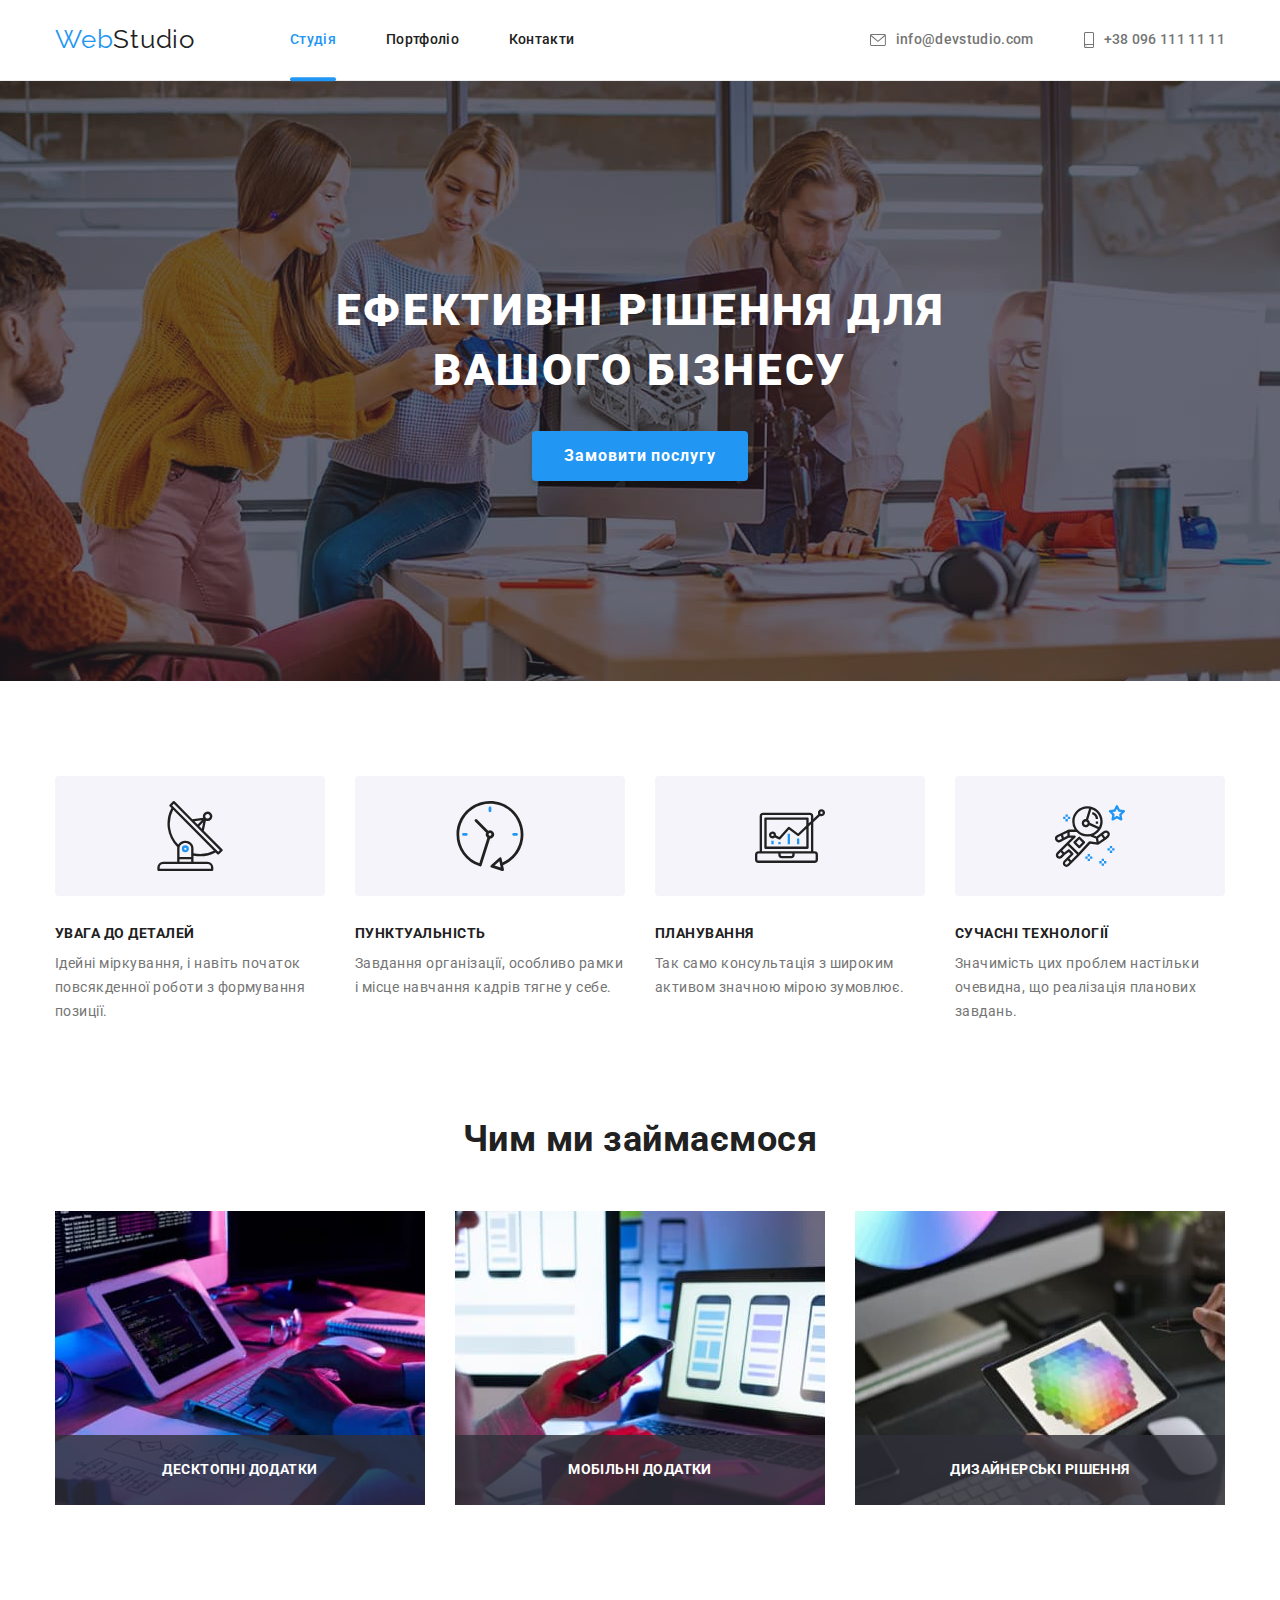
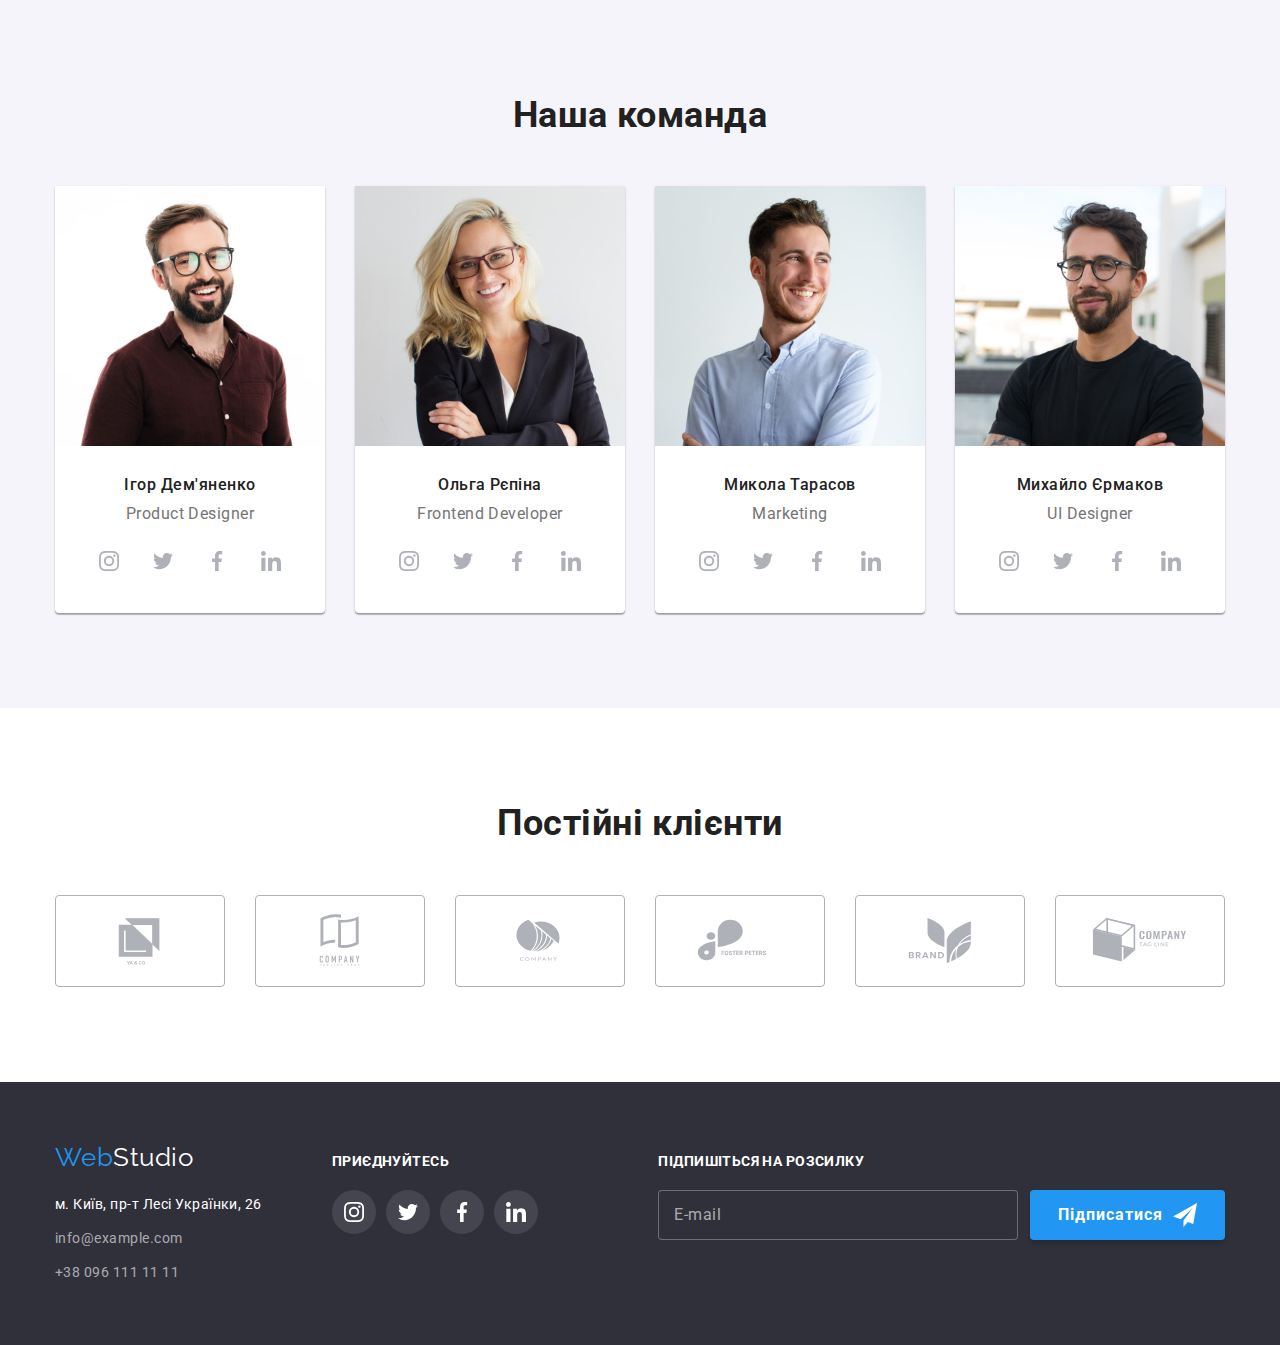
<file: index.html>
<!DOCTYPE html>
<html lang="uk">
  <head>
    <meta charset="UTF-8" />
    <meta http-equiv="X-UA-Compatible" content="IE=edge" />
    <meta name="viewport" content="width=device-width, initial-scale=1.0" />
    <title>WebStudio</title>
    <link rel="preconnect" href="https://fonts.googleapis.com" />
    <link rel="preconnect" href="https://fonts.gstatic.com" crossorigin />
    <link
      href="https://fonts.googleapis.com/css2?family=Raleway:wght@700&family=Roboto:wght@400;500;700;900&display=swap"
      rel="stylesheet"
    />
    <link
      rel="stylesheet"
      href="https://cdn.jsdelivr.net/npm/modern-normalize@1.1.0/modern-normalize.min.css"
    />
    <link rel="stylesheet" href="./css/styles.css" />
  </head>

  <body class="home page">
    <!--Header-->
    <header class="header">
      <div class="container">
        <a class="logo link" href="./index.html">
          <span class="logo-accent">Web</span>Studio
        </a>
        <nav>
          <ul class="list site-nav">
            <li class="nav-link">
              <a class="link current" href="./index.html">Студія</a>
            </li>
            <li class="nav-link">
              <a class="link" href="./portfolio.html">Портфоліо</a>
            </li>
            <li class="nav-link"><a class="link" href="#">Контакти</a></li>
          </ul>
        </nav>
        <ul class="list header-contacts">
          <li class="contact">
            <a class="link contact-link" href="mailto:info@devstudio.com">
              <svg class="icon-contact" width="16" height="12">
                <use href="./images/symbol-defs.svg#icon-mail"></use>
              </svg>
              info@devstudio.com</a
            >
          </li>
          <li class="contact">
            <a class="link contact-link" href="tel:+380961111111">
              <svg class="icon-contact" width="10" height="16">
                <use href="./images/symbol-defs.svg#icon-smartphone"></use>
              </svg>
              +38 096 111 11 11</a
            >
          </li>
        </ul>
      </div>
    </header>
    <!--Main content-->
    <main class="main-content">
      <!--Hero-->
      <section class="hero">
        <div class="container">
          <h1 class="title">Ефективні рішення для вашого бізнесу</h1>
          <button data-modal-open class="button" type="button">
            Замовити послугу
          </button>
        </div>
      </section>
      <!--Features-->
      <section class="section features">
        <div class="container">
          <h2 class="hide-title">Переваги</h2>
          <ul class="feature-list list">
            <li class="feature">
              <div class="icon-feature-bg">
                <svg class="icon-feature" width="70" height="70">
                  <use href="./images/symbol-defs.svg#icon-antenna"></use>
                </svg>
              </div>
              <h2 class="title">УВАГА ДО ДЕТАЛЕЙ</h2>
              <p class="description">
                Ідейні міркування, і навіть початок повсякденної роботи з
                формування позиції.
              </p>
            </li>
            <li class="feature">
              <div class="icon-feature-bg">
                <svg class="icon-feature" width="70" height="70">
                  <use href="./images/symbol-defs.svg#icon-clock"></use>
                </svg>
              </div>
              <h2 class="title">ПУНКТУАЛЬНІСТЬ</h2>
              <p class="description">
                Завдання організації, особливо рамки і місце навчання кадрів
                тягне у себе.
              </p>
            </li>
            <li class="feature">
              <div class="icon-feature-bg">
                <svg class="icon-feature" width="70" height="70">
                  <use href="./images/symbol-defs.svg#icon-diagram"></use>
                </svg>
              </div>
              <h2 class="title">ПЛАНУВАННЯ</h2>
              <p class="description">
                Так само консультація з широким активом значною мірою зумовлює.
              </p>
            </li>
            <li class="feature">
              <div class="icon-feature-bg">
                <svg class="icon-feature" width="70" height="70">
                  <use href="./images/symbol-defs.svg#icon-astronaut"></use>
                </svg>
              </div>
              <h2 class="title">СУЧАСНІ ТЕХНОЛОГІЇ</h2>
              <p class="description">
                Значимість цих проблем настільки очевидна, що реалізація
                планових завдань.
              </p>
            </li>
          </ul>
        </div>
      </section>
      <!--Our action-->
      <section class="section our-action">
        <div class="container">
          <h2 class="title">Чим ми займаємося</h2>
          <ul class="action-list list">
            <li class="action-img">
              <img
                src="./images/img.jpg"
                alt="Typin on the keyboard"
                width="370"
              />
              <div class="action-label">
                <h3 class="title title-label">Десктопні додатки</h3>
              </div>
            </li>
            <li class="action-img">
              <img src="./images/img1.jpg" alt="Gadgets" width="370" />
              <div class="action-label">
                <h3 class="title title-label">Мобільні додатки</h3>
              </div>
            </li>
            <li class="action-img">
              <img src="./images/img2.jpg" alt="Design" width="370" />
              <div class="action-label">
                <h3 class="title title-label">Дизайнерські рішення</h3>
              </div>
            </li>
          </ul>
        </div>
      </section>
      <!--Out team-->
      <section class="section team">
        <div class="container">
          <h2 class="title">Наша команда</h2>
          <ul class="team-list list">
            <li class="team-card">
              <img
                class="portrait"
                src="./images/team1.jpg"
                alt="Ігор Дем'яненко Product Designer"
                width="270"
              />
              <div class="team-box">
                <h3 class="subtitle title">Ігор Дем'яненко</h3>
                <p class="description" lang="en">Product Designer</p>
                <ul class="social-links list">
                  <li class="icon-slot">
                    <a class="social-link" href="https://www.instagram.com/">
                      <svg class="icon" width="20" height="20">
                        <use
                          href="./images/symbol-defs.svg#icon-instagram"
                        ></use>
                      </svg>
                    </a>
                  </li>
                  <li class="icon-slot">
                    <a class="social-link" href="https://twitter.com/?lang=en"
                      ><svg class="icon" width="20" height="20">
                        <use href="./images/symbol-defs.svg#icon-twitter"></use>
                      </svg>
                    </a>
                  </li>
                  <li class="icon-slot">
                    <a class="social-link" href="https://www.facebook.com/"
                      ><svg class="icon" width="20" height="20">
                        <use
                          href="./images/symbol-defs.svg#icon-facebook"
                        ></use>
                      </svg>
                    </a>
                  </li>
                  <li class="icon-slot">
                    <a class="social-link" href="https://www.linkedin.com/"
                      ><svg class="icon" width="20" height="20">
                        <use
                          href="./images/symbol-defs.svg#icon-linkedin"
                        ></use>
                      </svg>
                    </a>
                  </li>
                </ul>
              </div>
            </li>
            <li class="team-card">
              <img
                class="portrait"
                src="./images/team2.jpg"
                alt="Ольга Рєпіна Frontend Developer"
                width="270"
              />
              <div class="team-box">
                <h3 class="subtitle title">Ольга Рєпіна</h3>
                <p class="description" lang="en">Frontend Developer</p>
                <ul class="social-links list">
                  <li class="icon-slot">
                    <a class="social-link" href="https://www.instagram.com/">
                      <svg class="icon" width="20" height="20">
                        <use
                          href="./images/symbol-defs.svg#icon-instagram"
                        ></use>
                      </svg>
                    </a>
                  </li>
                  <li class="icon-slot">
                    <a class="social-link" href="https://twitter.com/?lang=en"
                      ><svg class="icon" width="20" height="20">
                        <use href="./images/symbol-defs.svg#icon-twitter"></use>
                      </svg>
                    </a>
                  </li>
                  <li class="icon-slot">
                    <a class="social-link" href="https://www.facebook.com/"
                      ><svg class="icon" width="20" height="20">
                        <use
                          href="./images/symbol-defs.svg#icon-facebook"
                        ></use>
                      </svg>
                    </a>
                  </li>
                  <li class="icon-slot">
                    <a class="social-link" href="https://www.linkedin.com/"
                      ><svg class="icon" width="20" height="20">
                        <use
                          href="./images/symbol-defs.svg#icon-linkedin"
                        ></use>
                      </svg>
                    </a>
                  </li>
                </ul>
              </div>
            </li>
            <li class="team-card">
              <img
                class="portrait"
                src="./images/team3.jpg"
                alt="Микола Тарасов Marketing"
                width="270"
              />
              <div class="team-box">
                <h3 class="subtitle title">Микола Тарасов</h3>
                <p class="description" lang="en">Marketing</p>
                <ul class="social-links list">
                  <li class="icon-slot">
                    <a class="social-link" href="https://www.instagram.com/">
                      <svg class="icon" width="20" height="20">
                        <use
                          href="./images/symbol-defs.svg#icon-instagram"
                        ></use>
                      </svg>
                    </a>
                  </li>
                  <li class="icon-slot">
                    <a class="social-link" href="https://twitter.com/?lang=en"
                      ><svg class="icon" width="20" height="20">
                        <use href="./images/symbol-defs.svg#icon-twitter"></use>
                      </svg>
                    </a>
                  </li>
                  <li class="icon-slot">
                    <a class="social-link" href="https://www.facebook.com/"
                      ><svg class="icon" width="20" height="20">
                        <use
                          href="./images/symbol-defs.svg#icon-facebook"
                        ></use>
                      </svg>
                    </a>
                  </li>
                  <li class="icon-slot">
                    <a class="social-link" href="https://www.linkedin.com/"
                      ><svg class="icon" width="20" height="20">
                        <use
                          href="./images/symbol-defs.svg#icon-linkedin"
                        ></use>
                      </svg>
                    </a>
                  </li>
                </ul>
              </div>
            </li>
            <li class="team-card">
              <img
                class="portrait"
                src="./images/team4.jpg"
                alt="Михайло Єрмаков UI Designer"
                width="270"
              />
              <div class="team-box">
                <h3 class="subtitle title">Михайло Єрмаков</h3>
                <p class="description" lang="en">UI Designer</p>
                <ul class="social-links list">
                  <li class="icon-slot">
                    <a class="social-link" href="https://www.instagram.com/">
                      <svg class="icon" width="20" height="20">
                        <use
                          href="./images/symbol-defs.svg#icon-instagram"
                        ></use>
                      </svg>
                    </a>
                  </li>
                  <li class="icon-slot">
                    <a class="social-link" href="https://twitter.com/?lang=en"
                      ><svg class="icon" width="20" height="20">
                        <use href="./images/symbol-defs.svg#icon-twitter"></use>
                      </svg>
                    </a>
                  </li>
                  <li class="icon-slot">
                    <a class="social-link" href="https://www.facebook.com/"
                      ><svg class="icon" width="20" height="20">
                        <use
                          href="./images/symbol-defs.svg#icon-facebook"
                        ></use>
                      </svg>
                    </a>
                  </li>
                  <li class="icon-slot">
                    <a class="social-link" href="https://www.linkedin.com/"
                      ><svg class="icon" width="20" height="20">
                        <use
                          href="./images/symbol-defs.svg#icon-linkedin"
                        ></use>
                      </svg>
                    </a>
                  </li>
                </ul>
              </div>
            </li>
          </ul>
        </div>
      </section>
      <!-- Regular customers -->
      <section class="section customers">
        <div class="container">
          <h2 class="title">Постійні клієнти</h2>
          <ul class="list">
            <li class="customer">
              <a class="customer-link" href="#">
                <svg class="icon" width="106" height="60">
                  <use href="./images/symbol-defs.svg#icon-company1"></use>
                </svg>
              </a>
            </li>
            <li class="customer">
              <a class="customer-link" href="#">
                <svg class="icon" width="106" height="60">
                  <use href="./images/symbol-defs.svg#icon-company2"></use>
                </svg>
              </a>
            </li>
            <li class="customer">
              <a class="customer-link" href="#">
                <svg class="icon" width="106" height="60">
                  <use href="./images/symbol-defs.svg#icon-company3"></use>
                </svg>
              </a>
            </li>
            <li class="customer">
              <a class="customer-link" href="#">
                <svg class="icon" width="106" height="60">
                  <use href="./images/symbol-defs.svg#icon-company4"></use>
                </svg>
              </a>
            </li>
            <li class="customer">
              <a class="customer-link" href="#">
                <svg class="icon" width="106" height="60">
                  <use href="./images/symbol-defs.svg#icon-company5"></use>
                </svg>
              </a>
            </li>
            <li class="customer">
              <a class="customer-link" href="#">
                <svg class="icon" width="106" height="60">
                  <use href="./images/symbol-defs.svg#icon-company6"></use>
                </svg>
              </a>
            </li>
          </ul>
        </div>
      </section>
    </main>
    <!--Footer-->
    <footer class="footer">
      <div class="container">
        <div class="footer-info">
          <a class="link logo" href="./index.html">
            <span class="logo-accent">Web</span>Studio
          </a>
          <ul class="list">
            <li class="address">
              <address class="address-link">
                м. Київ, пр-т Лесі Українки, 26
              </address>
            </li>
            <li class="contact">
              <a class="link contact-link" href="mailto:info@example.com"
                >info@example.com</a
              >
            </li>
            <li class="contact">
              <a class="link contact-link" href="tel:+380991111111"
                >+38 096 111 11 11</a
              >
            </li>
          </ul>
        </div>
        <div class="footer-social">
          <h3 class="title">Приєднуйтесь</h3>
          <ul class="social-links list">
            <li class="icon-slot">
              <a class="social-link" href="https://www.instagram.com/">
                <svg class="icon" width="20" height="20">
                  <use href="./images/symbol-defs.svg#icon-instagram"></use>
                </svg>
              </a>
            </li>
            <li class="icon-slot">
              <a class="social-link" href="https://twitter.com/?lang=en"
                ><svg class="icon" width="20" height="20">
                  <use href="./images/symbol-defs.svg#icon-twitter"></use>
                </svg>
              </a>
            </li>
            <li class="icon-slot">
              <a class="social-link" href="https://www.facebook.com/"
                ><svg class="icon" width="20" height="20">
                  <use href="./images/symbol-defs.svg#icon-facebook"></use>
                </svg>
              </a>
            </li>
            <li class="icon-slot">
              <a class="social-link" href="https://www.linkedin.com/"
                ><svg class="icon" width="20" height="20">
                  <use href="./images/symbol-defs.svg#icon-linkedin"></use>
                </svg>
              </a>
            </li>
          </ul>
        </div>
        <div class="footer-form">
          <form class="footer-mail">
            <div class="mail-input">
              <label class="title" for="footer-mail"
                >Підпишіться на розсилку</label
              >
              <input
                class="footer-input"
                type="email"
                name="mail"
                id="footer-mail"
                placeholder="E-mail"
              />
            </div>

            <button class="button" type="submit">
              Підписатися
              <svg class="icon-send" width="24" height="24">
                <use href="./images/symbol-defs.svg#icon-send"></use>
              </svg>
            </button>
          </form>
        </div>
      </div>
    </footer>
    <!-- Modal window -->
    <div class="backdrop is-hidden" data-modal>
      <div class="modal">
        <form class="form">
          <h2 class="title">Залиште свої дані, ми вам передзвонимо</h2>
          <div class="form-field">
            <label class="description" for="name">Ім'я</label>
            <div class="input-container">
              <input class="input" type="text" name="name" id="name" />
              <svg class="icon-person icon-modal" width="18" height="18">
                <use href="./images/symbol-defs.svg#icon-person"></use>
              </svg>
            </div>
          </div>
          <div class="form-field">
            <label class="description" for="tel">Телефон</label>
            <div class="input-container">
              <input class="input" type="tel" name="tel" id="tel" />
              <svg class="icon-phone icon-modal" width="18" height="18">
                <use href="./images/symbol-defs.svg#icon-phone"></use>
              </svg>
            </div>
          </div>
          <div class="form-field">
            <label class="description" for="mail">Пошта</label>
            <div class="input-container">
              <input class="input" type="email" name="mail" id="mail" />
              <svg class="icon-email icon-modal" width="18" height="18">
                <use href="./images/symbol-defs.svg#icon-email"></use>
              </svg>
            </div>
          </div>
          <div class="form-field comment">
            <label class="description" for="comment">Коментар</label>
            <textarea
              class="input type-comment"
              name="comment"
              id="comment"
              placeholder="Введіть текст"
            ></textarea>
          </div>
          <div class="form-field policy">
            <label class="description">
              <input class="hide-checkbox" type="checkbox" name="policy" />
              <span class="icon-check">
                <svg class="check" width="16" height="15">
                  <use href="./images/symbol-defs.svg#icon-check"></use>
                </svg>
              </span>
              <span class="conditions">
                Погоджуюся з розсилкою та приймаю
                <a class="policy-link link" href="#">Умови договору</a>
              </span>
            </label>
          </div>
          <button type="submit" class="button">Відправити</button>
        </form>
        <button class="close-button" data-modal-close>
          <svg class="icon-close" width="30" height="30">
            <use href="./images/symbol-defs.svg#icon-close"></use>
          </svg>
        </button>
      </div>
    </div>
    <script src="./js/modal.js"></script>
  </body>
</html>
</file>
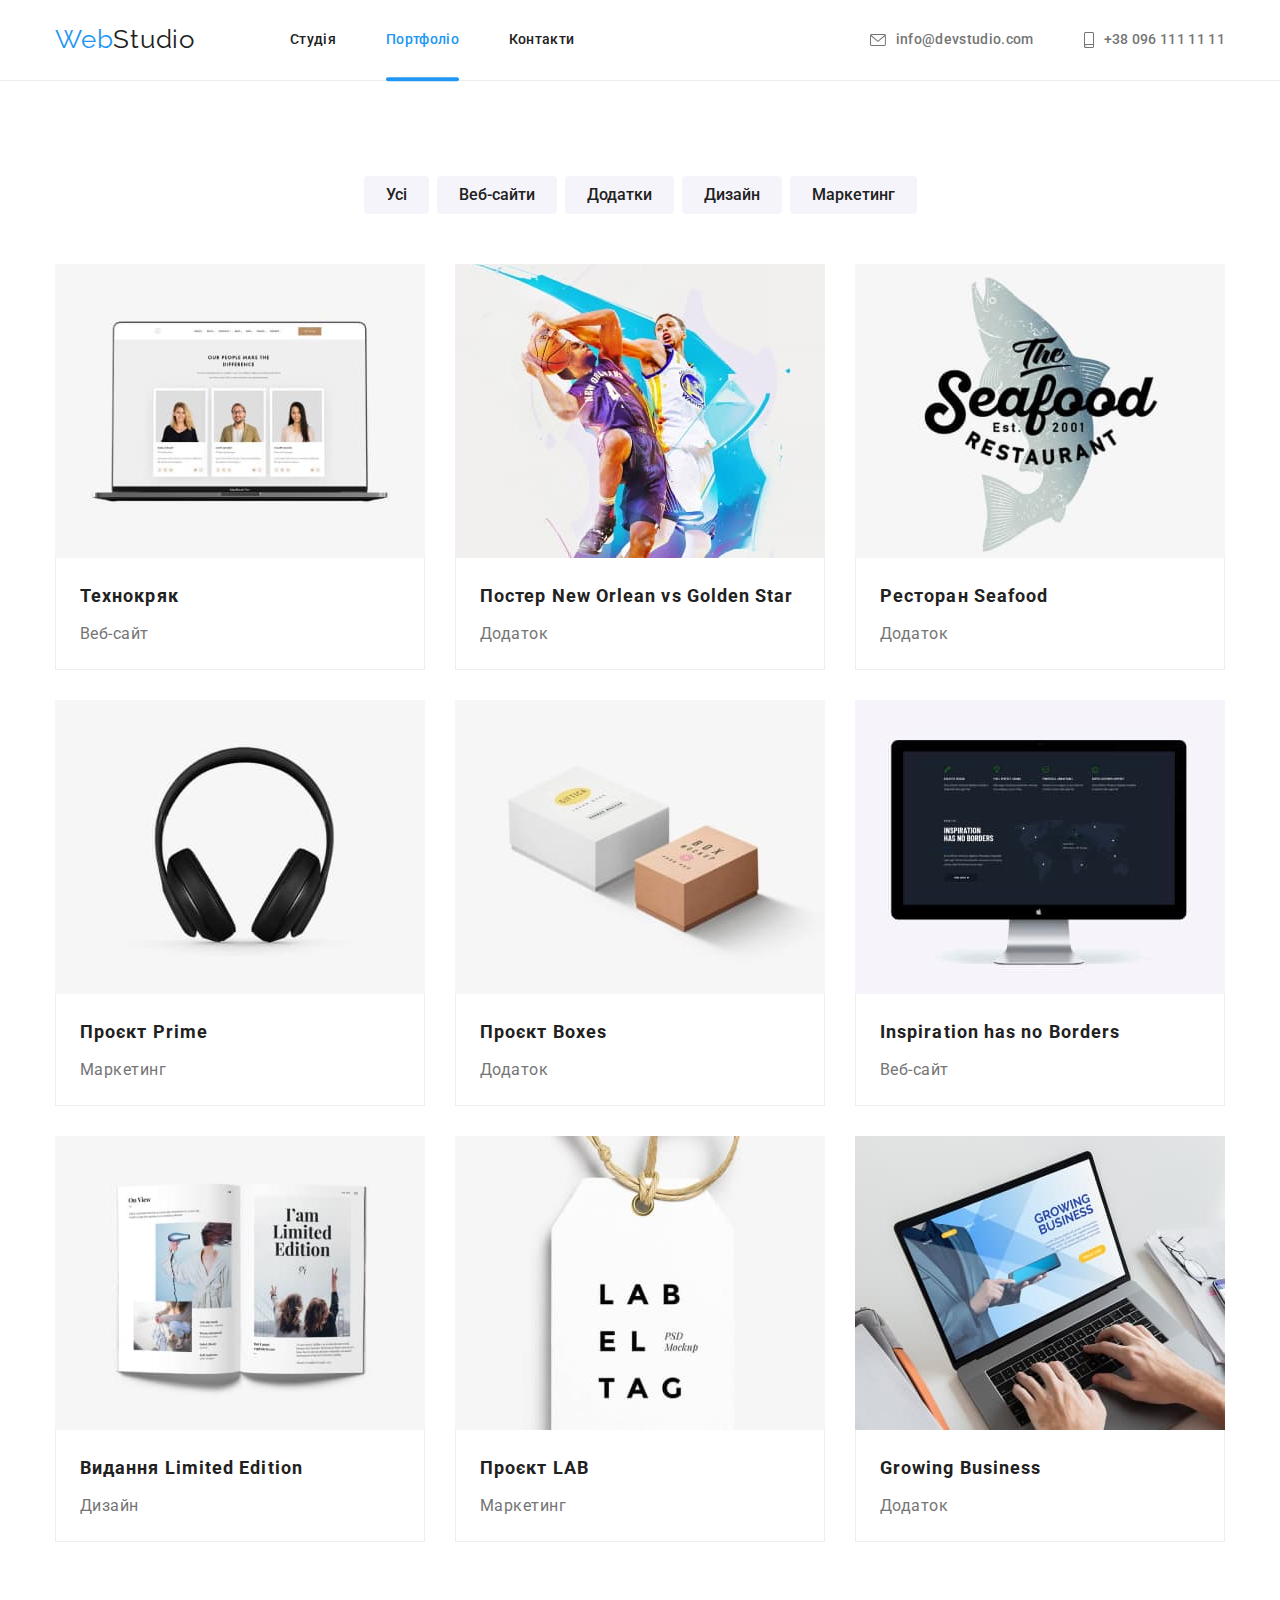
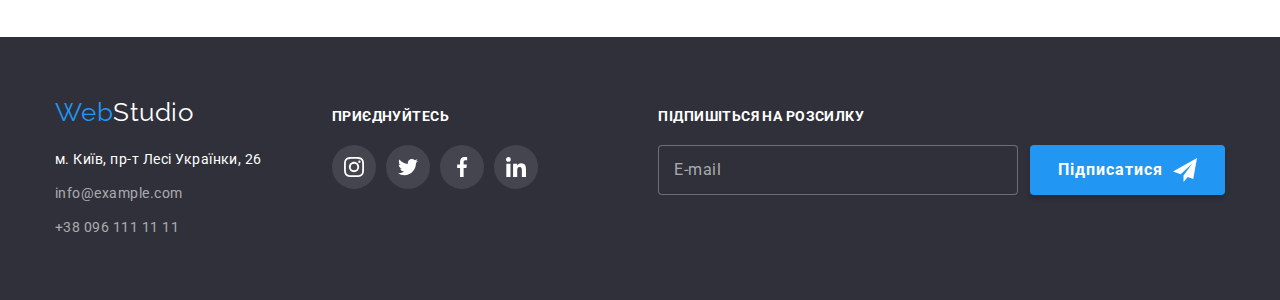
<file: portfolio.html>
<!DOCTYPE html>
<html lang="uk">
  <head>
    <meta charset="UTF-8" />
    <meta http-equiv="X-UA-Compatible" content="IE=edge" />
    <meta name="viewport" content="width=device-width, initial-scale=1.0" />
    <title>Portfolio</title>
    <link rel="preconnect" href="https://fonts.googleapis.com" />
    <link rel="preconnect" href="https://fonts.gstatic.com" crossorigin />
    <link
      href="https://fonts.googleapis.com/css2?family=Raleway:wght@700&family=Roboto:wght@400;500;700;900&display=swap"
      rel="stylesheet"
    />
    <link
      rel="stylesheet"
      href="https://cdn.jsdelivr.net/npm/modern-normalize@1.1.0/modern-normalize.min.css"
    />
    <link rel="stylesheet" href="./css/styles.css" />
  </head>
  <body class="portfolio page">
    <!--Header-->
    <header class="header">
      <div class="container">
        <a class="logo link" href="./index.html">
          <span class="logo-accent">Web</span>Studio
        </a>
        <nav>
          <ul class="list site-nav">
            <li class="nav-link">
              <a class="link" href="./index.html">Студія</a>
            </li>
            <li class="nav-link">
              <a class="link current" href="./portfolio.html">Портфоліо</a>
            </li>
            <li class="nav-link"><a class="link" href="#">Контакти</a></li>
          </ul>
        </nav>
        <ul class="list header-contacts">
          <li class="contact">
            <a class="link contact-link" href="mailto:info@devstudio.com">
              <svg class="icon-contact" width="16" height="12">
                <use href="./images/symbol-defs.svg#icon-mail"></use>
              </svg>
              info@devstudio.com</a
            >
          </li>
          <li class="contact">
            <a class="link contact-link" href="tel:+380961111111">
              <svg class="icon-contact" width="10" height="16">
                <use href="./images/symbol-defs.svg#icon-smartphone"></use>
              </svg>
              +38 096 111 11 11</a
            >
          </li>
        </ul>
      </div>
    </header>
    <!--Main Content-->
    <main>
      <!--Gallery-->
      <section class="section">
        <!--Filters-->
        <div class="filters container">
          <h1 class="hide-title">Портфоліо</h1>
          <ul class="list filter">
            <li class="filter-button">
              <button class="button" type="button">Усі</button>
            </li>
            <li class="filter-button">
              <button class="button" type="button">Веб-сайти</button>
            </li>
            <li class="filter-button">
              <button class="button" type="button">Додатки</button>
            </li>
            <li class="filter-button">
              <button class="button" type="button">Дизайн</button>
            </li>
            <li class="filter-button">
              <button class="button" type="button">Маркетинг</button>
            </li>
          </ul>
        </div>
        <!--Catalog-->
        <div class="container">
          <ul class="list catalog">
            <li class="item-card">
              <a class="link" href="#">
                <div class="item-thumb">
                  <img src="./images/item1.jpg" alt="Технокряк" width="370" />
                  <div class="item-overlay">
                    <p class="item-description description">
                      Ресурс пропонує комплексні пропозиції з різним рівнем
                      функціоналу та сервісів. Все це дозволить відвідувачу
                      отримати вичерпні відомості про компанію чи приватну
                      особу.
                    </p>
                  </div>
                </div>
                <div class="item-box">
                  <h2 class="title">Технокряк</h2>
                  <p class="description">Веб-сайт</p>
                </div>
              </a>
            </li>
            <li class="item-card">
              <a class="link" href="#">
                <div class="item-thumb">
                  <img
                    src="./images/item2.jpg"
                    alt="Постер New Orlean vs Golden Star"
                    width="370"
                  />
                  <div class="item-overlay">
                    <p class="item-description description">
                      Ресурс пропонує комплексні пропозиції з різним рівнем
                      функціоналу та сервісів. Все це дозволить відвідувачу
                      отримати вичерпні відомості про компанію чи приватну
                      особу.
                    </p>
                  </div>
                </div>

                <div class="item-box">
                  <h2 class="title">Постер New Orlean vs Golden Star</h2>
                  <p class="description">Додаток</p>
                </div>
              </a>
            </li>
            <li class="item-card">
              <a class="link" href="#">
                <div class="item-thumb">
                  <img
                    src="./images/item3.jpg"
                    alt="Ресторан Seafood"
                    width="370"
                  />
                  <div class="item-overlay">
                    <p class="item-description description">
                      Ресурс пропонує комплексні пропозиції з різним рівнем
                      функціоналу та сервісів. Все це дозволить відвідувачу
                      отримати вичерпні відомості про компанію чи приватну
                      особу.
                    </p>
                  </div>
                </div>

                <div class="item-box">
                  <h2 class="title">Ресторан Seafood</h2>
                  <p class="description">Додаток</p>
                </div>
              </a>
            </li>
            <li class="item-card">
              <a class="link" href="#">
                <div class="item-thumb">
                  <img
                    src="./images/item4.jpg"
                    alt="Проєкт Prime"
                    width="370"
                  />
                  <div class="item-overlay">
                    <p class="item-description description">
                      Ресурс пропонує комплексні пропозиції з різним рівнем
                      функціоналу та сервісів. Все це дозволить відвідувачу
                      отримати вичерпні відомості про компанію чи приватну
                      особу.
                    </p>
                  </div>
                </div>

                <div class="item-box">
                  <h2 class="title">Проєкт Prime</h2>
                  <p class="description">Маркетинг</p>
                </div>
              </a>
            </li>
            <li class="item-card">
              <a class="link" href="#">
                <div class="item-thumb">
                  <img
                    src="./images/item5.jpg"
                    alt="Проєкт Boxes"
                    width="370"
                  />
                  <div class="item-overlay">
                    <p class="item-description description">
                      Ресурс пропонує комплексні пропозиції з різним рівнем
                      функціоналу та сервісів. Все це дозволить відвідувачу
                      отримати вичерпні відомості про компанію чи приватну
                      особу.
                    </p>
                  </div>
                </div>

                <div class="item-box">
                  <h2 class="title">Проєкт Boxes</h2>
                  <p class="description">Додаток</p>
                </div>
              </a>
            </li>
            <li class="item-card">
              <a class="link" href="#">
                <div class="item-thumb">
                  <img
                    src="./images/item6.jpg"
                    alt="Inspiration has no Borders"
                    width="370"
                  />
                  <div class="item-overlay">
                    <p class="item-description description">
                      Ресурс пропонує комплексні пропозиції з різним рівнем
                      функціоналу та сервісів. Все це дозволить відвідувачу
                      отримати вичерпні відомості про компанію чи приватну
                      особу.
                    </p>
                  </div>
                </div>

                <div class="item-box">
                  <h2 class="title">Inspiration has no Borders</h2>
                  <p class="description">Веб-сайт</p>
                </div>
              </a>
            </li>
            <li class="item-card">
              <a class="link" href="#">
                <div class="item-thumb">
                  <img
                    src="./images/item7.jpg"
                    alt="Видання Limited Edition"
                    width="370"
                  />
                  <div class="item-overlay">
                    <p class="item-description description">
                      Ресурс пропонує комплексні пропозиції з різним рівнем
                      функціоналу та сервісів. Все це дозволить відвідувачу
                      отримати вичерпні відомості про компанію чи приватну
                      особу.
                    </p>
                  </div>
                </div>

                <div class="item-box">
                  <h2 class="title">Видання Limited Edition</h2>
                  <p class="description">Дизайн</p>
                </div>
              </a>
            </li>
            <li class="item-card">
              <a class="link" href="#">
                <div class="item-thumb">
                  <img
                    src="./images/item8.jpg"
                    alt="Проєкт LAB"
                    width="370"
                  />
                  <div class="item-overlay">
                    <p class="item-description description">
                      Ресурс пропонує комплексні пропозиції з різним рівнем
                      функціоналу та сервісів. Все це дозволить відвідувачу
                      отримати вичерпні відомості про компанію чи приватну
                      особу.
                    </p>
                  </div>
                </div>

                <div class="item-box">
                  <h2 class="title">Проєкт LAB</h2>
                  <p class="description">Маркетинг</p>
                </div>
              </a>
            </li>
            <li class="item-card">
              <a class="link" href="#">
                <div class="item-thumb">
                  <img
                    src="./images/item9.jpg"
                    alt="Growing Business"
                    width="370"
                  />
                  <div class="item-overlay">
                    <p class="item-description description">
                      Ресурс пропонує комплексні пропозиції з різним рівнем
                      функціоналу та сервісів. Все це дозволить відвідувачу
                      отримати вичерпні відомості про компанію чи приватну
                      особу.
                    </p>
                  </div>
                </div>

                <div class="item-box">
                  <h2 class="title">Growing Business</h2>
                  <p class="description">Додаток</p>
                </div>
              </a>
            </li>
          </ul>
        </div>
      </section>
    </main>
    <!--Footer-->
    <footer class="footer">
      <div class="container">
        <div class="footer-info">
          <a class="link logo" href="./index.html">
            <span class="logo-accent">Web</span>Studio
          </a>
          <ul class="list">
            <li class="address">
              <address class="address-link">
                м. Київ, пр-т Лесі Українки, 26
              </address>
            </li>
            <li class="contact">
              <a class="link contact-link" href="mailto:info@example.com"
                >info@example.com</a
              >
            </li>
            <li class="contact">
              <a class="link contact-link" href="tel:+380991111111"
                >+38 096 111 11 11</a
              >
            </li>
          </ul>
        </div>
        <div class="footer-social">
          <h3 class="title">Приєднуйтесь</h3>
          <ul class="social-links list">
            <li class="icon-slot">
              <a class="social-link" href="https://www.instagram.com/">
                <svg class="icon" width="20" height="20">
                  <use href="./images/symbol-defs.svg#icon-instagram"></use>
                </svg>
              </a>
            </li>
            <li class="icon-slot">
              <a class="social-link" href="https://twitter.com/?lang=en"
                ><svg class="icon" width="20" height="20">
                  <use href="./images/symbol-defs.svg#icon-twitter"></use>
                </svg>
              </a>
            </li>
            <li class="icon-slot">
              <a class="social-link" href="https://www.facebook.com/"
                ><svg class="icon" width="20" height="20">
                  <use href="./images/symbol-defs.svg#icon-facebook"></use>
                </svg>
              </a>
            </li>
            <li class="icon-slot">
              <a class="social-link" href="https://www.linkedin.com/"
                ><svg class="icon" width="20" height="20">
                  <use href="./images/symbol-defs.svg#icon-linkedin"></use>
                </svg>
              </a>
            </li>
          </ul>
        </div>
        <div class="footer-form">
          <form class="footer-mail">
            <div class="mail-input">
               <label class="title" for="footer-mail">Підпишіться на розсилку</label>
            <input class="footer-input"
              type="email"
              name="mail"
              id="footer-mail"
              placeholder="E-mail"
            />
            </div>
           
            <button class="button" type="submit">Підписатися
              <svg class="icon-send" width="24" height="24">
                <use href="./images/symbol-defs.svg#icon-send"></use>
              </svg>
            </button>
          </form>
        </div>
      </div>
    </footer>
  </body>
</html>
</file>
<file: css/styles.css>
:root {
  --primary-text-color: #212121;
  --secondary-text-color: #757575;
  --accent-color: #2196f3;
  --accent-button-color: #188ce8;
  --primary-bgc: #ffffff;
  --secondary-bgc: #f5f4fa;
  --accent-bgc: #2f303a;
  --basic-white: #ffffff;
  --footer-contacts-color: #ffffff99;
  --hero-reserve-bgc: #c4c4c4;
  --icon-color: #afb1b8;
  --bezier-function: cubic-bezier(0.4, 0, 0.2, 1);
  --transition-time: 250ms;
}

.page {
  margin: 0;

  color: var(--primary-text-color);
  background-color: var(--primary-bgc);
  font-family: Roboto, sans-serif;
  letter-spacing: 0.03em;
}

.container {
  width: 1200px;
  margin: auto;
  padding-left: 15px;
  padding-right: 15px;
}

/*Utility*/

img {
  display: block;
}

.link {
  display: inline-block;
  color: inherit;
  text-decoration: none;
}

.list {
  list-style: none;
  margin: 0;
  padding: 0;
}

.button {
  display: inline-block;
  margin: 0;
  border-radius: 4px;
  border: 0px;
  cursor: pointer;
  text-align: center;

  color: var(--basic-white);
  background-color: var(--accent-color);

  font-family: inherit;
}

.section {
  padding-top: 95px;
  padding-bottom: 95px;
}

.title {
  font-weight: 700;
  margin-top: 0;
}

.icon {
  fill: var(--icon-color);
}

/*HEADER*/

.header {
  box-sizing: border-box;
  border-bottom: 1px solid #ececec;

  letter-spacing: 0.02em;

  background-color: var(--basic-white);
}

.header .container {
  display: flex;
  align-items: center;
}

.site-nav,
.header-contacts {
  display: flex;
}

.logo-accent {
  font-family: "Raleway";
  letter-spacing: 0.03em;
  font-size: 26px;
  line-height: 1.2;

  color: var(--accent-color);
}
.header .logo {
  margin-right: 95px;

  color: var(--primary-text-color);
  font-family: "Raleway";
  letter-spacing: 0.03em;
  font-size: 26px;
  line-height: 1.2;
}

/*Site nav*/

.site-nav .link {
  color: var(--primary-text-color);
  font-size: 14px;
  line-height: 1.14;
  font-weight: 500;

  transition: color var(--transition-time) var(--bezier-function);
}

.site-nav .link,
.header-contacts .link {
  padding-top: 32px;
  padding-bottom: 32px;
}

.site-nav .nav-link:not(:last-child),
.header-contacts .contact:not(:last-child) {
  margin-right: 50px;
}

.site-nav .current {
  position: relative;
}

.nav-link .current.link::after {
  content: "";
  position: absolute;
  bottom: 0;
  right: 0;
  transform: translateY(1.3px);
  display: block;
  width: 100%;
  height: 4px;

  background-color: var(--accent-color);
  margin: 0;

  border-radius: 2px;
}

.nav-link {
  position: relative;
}

.nav-link .link::after {
  content: "";
  position: absolute;
  bottom: 0;
  right: 0;
  transform: translateY(1.3px) scaleX(0);
  display: block;
  width: 100%;
  height: 4px;

  background-color: var(--accent-color);
  margin: 0;

  border-radius: 2px;

  transition: transform var(--transition-time) var(--bezier-function);
}

.nav-link .link:hover::after,
.nav-link .link:focus::after {
  transform: translateY(1.3px) scaleX(1);
}

.site-nav .link:hover,
.site-nav .link:focus,
.site-nav .link:active,
.site-nav .current {
  color: var(--accent-color);
}

/*Header Cotacts*/

.header-contacts {
  margin-left: auto;
}

.header .contact-link {
  display: flex;
  align-items: center;
  color: var(--secondary-text-color);
  font-weight: 500;
  font-size: 14px;
  line-height: 1.14;

  transition: color var(--transition-time) var(--bezier-function);
}

.icon-contact {
  margin-right: 10px;
  fill: var(--secondary-text-color);

  transition: fill var(--transition-time) var(--bezier-function);
}

.header .contact-link:hover,
.header .contact-link:focus {
  color: var(--accent-color);
}

.header .contact-link:hover > .icon-contact,
.header .contact-link:focus > .icon-contact,
.header .contact-link:hover > .icon-contact,
.header .contact-link:focus > .icon-contact {
  fill: var(--accent-color);
}

/*MAIN*/

.hide-title {
  display: none;
}

/*Hero*/

.hero {
  text-align: center;
  background-image: linear-gradient(
      to right,
      rgba(47, 48, 58, 0.4),
      rgba(47, 48, 58, 0.4)
    ),
    url(../images/overlay.jpg);
  min-height: 600px;
  max-width: 1600px;
  background-position: center;
  background-repeat: no-repeat;
  background-size: cover;
  padding: 200px 0;
  margin: 0 auto;

  background-color: var(--hero-reserve-bgc);
}

.hero .title {
  margin: 0 auto 30px;
  width: 695px;

  color: var(--basic-white);
  font-weight: 900;
  letter-spacing: 0.06em;
  font-size: 44px;
  line-height: 1.36;
  text-transform: uppercase;
}

.hero .button {
  box-shadow: 0px 4px 4px rgba(0, 0, 0, 0.15);
  padding: 10px 32px;
  min-width: max-content;
  margin-top: 0;

  font-weight: 700;
  font-size: 16px;
  line-height: 1.88;
  letter-spacing: 0.06em;

  transition: color var(--transition-time) var(--bezier-function),
    background-color var(--transition-time) var(--bezier-function);
}

.hero .button:hover,
.hero .button:focus {
  color: var(--basic-white);
  background-color: var(--accent-button-color);
}

/*Featues*/

.features {
  background-color: var(--basic-white);
}

.feature-list .feature {
  width: calc((100% - 90px) / 4);
}

.feature-list .feature:not(:last-child) {
  margin-right: 30px;
}

.feature-list {
  display: flex;
  justify-content: center;
}

.icon-feature-bg {
  display: flex;
  align-items: center;
  justify-content: center;
  height: 120px;
  background-color: var(--secondary-bgc);
  margin-bottom: 30px;
  border-radius: 4px;
}

.features .title {
  margin-bottom: 10px;

  font-size: 14px;
  line-height: 1.14;
}

.description {
  margin-top: 0;
  margin-bottom: 0;

  color: var(--secondary-text-color);
  font-size: 14px;
  line-height: 1.71;
}
/*Our action*/

.our-action {
  padding-top: 0;

  background-color: var(--basic-white);
}

.action-list {
  display: flex;
  justify-content: center;
}

.list .action-img:not(:last-child) {
  margin-right: 30px;
}

.our-action .title {
  margin-bottom: 50px;

  font-size: 36px;
  line-height: 1.16;
  text-align: center;
}
.action-img {
  position: relative;
}

.action-label {
  position: absolute;
  display: flex;
  align-items: center;
  justify-content: center;
  bottom: 0;
  width: 100%;

  background-color: rgba(47, 48, 58, 0.8);
}

.action-label .title-label {
  margin: 0;
  padding: 27px 0;
  font-size: 14px;
  line-height: 1.14;
  letter-spacing: 0.03em;
  text-transform: uppercase;

  color: var(--basic-white);
}

/*Team*/

.team {
  background-color: var(--secondary-bgc);
}

.team-list {
  display: flex;
  justify-content: center;
}

.team .title {
  margin-bottom: 50px;

  font-weight: 700;
  font-size: 36px;
  line-height: 1.16;
  text-align: center;
}

.team-card {
  box-sizing: border-box;
  width: calc((100% - 90px) / 4);
  box-shadow: 0px 1px 3px rgba(0, 0, 0, 0.12), 0px 1px 1px rgba(0, 0, 0, 0.14),
    0px 2px 1px rgba(0, 0, 0, 0.2);
  border-radius: 0px 0px 4px 4px;

  text-align: center;
  background-color: var(--basic-white);
}

.team-box {
  padding-top: 30px;
  padding-bottom: 30px;
}

.list .team-card:not(:last-child) {
  margin-right: 30px;
}

.team .subtitle {
  margin-bottom: 10px;

  font-weight: 500;
  font-size: 16px;
  line-height: 1.18;
}

.team-card .description {
  font-size: 16px;
  line-height: 1.18;
  margin-bottom: 15px;
}

.social-links.list {
  display: flex;
  justify-content: center;
}

.team .social-link {
  display: flex;
  align-items: center;
  justify-content: center;
  box-sizing: border-box;
  border: 1px solid inherit;
  border-radius: 50%;
  height: 44px;
  width: 44px;

  transition: background-color var(--transition-time) var(--bezier-function);
}

.team .social-link:hover,
.team .social-link:focus {
  background-color: var(--accent-color);
}

.social-link .icon {
  transition: fill var(--transition-time) var(--bezier-function);
}

.team .social-link:hover > .icon,
.team .social-link:focus > .icon {
  fill: var(--basic-white);
}

.icon-slot:not(:last-child) {
  margin-right: 10px;
}

/* Regular customers */

.customers {
  text-align: center;
}

.customer-link {
  display: flex;
  align-items: center;
  justify-content: center;

  box-sizing: border-box;
  border: 1px solid var(--icon-color);
  border-radius: 4px;
  height: 92px;

  transition: border var(--transition-time) var(--bezier-function);
}

.list .customer {
  width: calc((100% - 150px) / 6);
}

.customer-link:hover,
.customer-link:focus {
  border: 1px solid var(--accent-color);
}

.customer-link .icon {
  fill: var(--icon-color);
  transition: fill var(--transition-time) var(--bezier-function);
}

.customer-link:hover > .icon,
.customer-link:focus > .icon {
  fill: var(--accent-color);
}

.customer:not(:last-child) {
  margin-right: 30px;
}

.customers .list {
  display: flex;
}

.customers .title {
  font-size: 36px;
  line-height: 1.16;
  margin-bottom: 50px;
}

/*FOOTER*/

.footer {
  padding-top: 60px;
  padding-bottom: 60px;

  background-color: var(--accent-bgc);
}

.footer .container {
  display: flex;
  align-items: baseline;
}

.footer-info {
  margin-right: 70px;
}

.footer .logo {
  margin-bottom: 20px;

  color: var(--basic-white);
  font-family: "Raleway";
  font-size: 26px;
  line-height: 1.2;
}

.footer .contact-link {
  color: var(--footer-contacts-color);
  font-size: 14px;
  line-height: 1.71;

  transition: color var(--transition-time) var(--bezier-function);
}

.footer .contact:not(:last-child) {
  margin-bottom: 10px;
}

.footer .contact-link:hover,
.footer .contact-link:focus {
  color: var(--accent-color);
}

.address-link {
  color: var(--basic-white);
  font-size: 14px;
  line-height: 1.7;
  font-style: normal;
}

.address {
  margin-bottom: 10px;
}

.footer-social .title,
.footer-mail .title {
  font-size: 14px;
  line-height: 1.14;
  letter-spacing: 0.03em;
  text-transform: uppercase;
  margin-bottom: 20px;

  color: var(--basic-white);
}

.footer-social .social-link {
  display: flex;
  align-items: center;
  justify-content: center;
  box-sizing: border-box;
  border-radius: 50%;
  border: 1px transparent rgba(255, 255, 255, 0.1);
  background: rgba(255, 255, 255, 0.1);
  height: 44px;
  width: 44px;

  transition: background-color var(--transition-time) var(--bezier-function);
}

.footer-social .icon {
  fill: var(--basic-white);
}

.footer-social .social-link:hover,
.footer-social .social-link:focus {
  background-color: var(--accent-color);
}

.footer-form {
  margin-left: auto;
}

.mail-input {
  display: flex;
  flex-direction: column;

  margin-right: 12px;
}

.footer-mail {
  display: flex;
  align-items: flex-end;
}

.footer-input {
  width: 360px;
  padding: 15px;

  border: 1px solid rgba(255, 255, 255, 0.3);
  border-radius: 4px;

  color: var(--basic-white);

  background-color: var(--accent-bgc);
}

.footer-input::placeholder {
  font-size: 16px;
  line-height: 1.25;
  letter-spacing: 0.03em;

  color: rgba(255, 255, 255, 0.6);
}

.footer-mail .icon-send {
  margin-left: 10px;
}

.footer-mail .button {
  display: flex;
  align-items: center;
  justify-content: center;

  box-shadow: 0px 4px 4px rgba(0, 0, 0, 0.15);
  padding: 10px 28px;
  min-width: max-content;
  margin: 0 auto;

  font-weight: 700;
  font-size: 16px;
  line-height: 1.88;
  letter-spacing: 0.06em;

  transition: background-color var(--transition-time) var(--bezier-function);
}

.footer-mail .button:focus,
.footer-mail .button:hover {
  background-color: var(--accent-button-color);
}

/* Modal Window */

.backdrop {
  position: fixed;
  top: 0;
  left: 0;
  width: 100%;
  height: 100%;

  background-color: rgba(0, 0, 0, 0.2);

  opacity: 1;
  visibility: visible;
  transition: opacity var(--transition-time) var(--bezier-function),
    visibility var(--transition-time) var(--bezier-function);
}

.backdrop.is-hidden {
  opacity: 0;
  visibility: hidden;
  pointer-events: none;
}

.modal {
  position: absolute;
  top: 50%;
  left: 50%;
  transform: translate(-50%, -50%) scale(1);
  opacity: 1;
  transition: transform var(--transition-time) var(--bezier-function),
    opacity var(--transition-time) var(--bezier-function);

  width: 530px;

  padding: 40px;

  background-color: var(--basic-white);
  box-shadow: 0px 1px 3px rgba(0, 0, 0, 0.12), 0px 1px 1px rgba(0, 0, 0, 0.14),
    0px 2px 1px rgba(0, 0, 0, 0.2);
  border-radius: 4px;
}

.is-hidden > .modal {
  transform: translate(-50%, -50%) scale(0);
  opacity: 0;
}

.close-button {
  position: absolute;
  top: 8px;
  right: 8px;
  margin: 0;
  padding: 0;

  border: none;
  background-color: transparent;
  cursor: pointer;
}

.close-button:active {
  opacity: 0.5;
}

.close-button .icon-close {
  box-sizing: border-box;
  border: 1px solid rgba(0, 0, 0, 0.1);
  border-radius: 50%;

  fill: var(--primary-text-color);

  transition: fill var(--transition-time) var(--bezier-function);
}

.close-button:hover .icon-close {
  fill: var(--accent-color);
}

/* Form */

.modal .title {
  font-size: 20px;
  line-height: 1.15;
  text-align: center;
  margin-top: 0;
  margin-bottom: 12px;
}

.modal .description {
  margin-bottom: 5px;

  font-size: 12px;
  line-height: 1.16;
  letter-spacing: 0.01em;
}

.form-field .input {
  display: block;
  height: 40px;
  border: 1px solid rgba(33, 33, 33, 0.2);
  border-radius: 4px;
  padding: 0 14px 0 40px;

  font-size: 12px;
  line-height: 1.16;
  letter-spacing: 0.01em;

  color: rgba(117, 117, 117, 0.5);

  transition: border-color var(--transition-time) var(--bezier-function);
}

.form-field .input:focus {
  outline: none;
  border-color: var(--accent-color);
}

.form-field .icon-modal {
  display: inline-block;
  fill: var(--primary-text-color);

  transition: fill var(--transition-time) var(--bezier-function);
}

.form-field .input:focus ~ .icon-modal {
  fill: var(--accent-color);
}

.input-container {
  position: relative;
  display: flex;
  flex-direction: column;

  margin-bottom: 10px;
}

.form-field .icon-person,
.form-field .icon-phone,
.form-field .icon-email {
  position: absolute;
  top: 50%;
  left: 24px;
  transform: translate(-50%, -50%);
}

.form-field.comment {
  margin-bottom: 20px;
}

.form-field .type-comment {
  resize: none;
  padding: 14px;
  height: 120px;
  width: 100%;
}

.form-field .comment::placeholder {
  font-size: 12px;
  line-height: 1.16;
  letter-spacing: 0.01em;

  opacity: 0.5;
}

.policy {
  text-align: center;
  margin-bottom: 30px;

  font-size: 14px;
  line-height: 1.71;
  letter-spacing: 0.03;
}

.policy .conditions {
  font-size: 14px;
  line-height: 1.71;
  letter-spacing: 0.03;
}

.policy .description {
  display: inline-flex;
  align-items: center;
  margin-left: auto;
  margin-right: auto;
  text-align: center;
  margin-bottom: 0;
}

.policy .policy-link {
  color: var(--accent-color);

  text-decoration: underline;
  text-underline-offset: 2.5px;
}

.policy-link:hover {
  text-decoration: none;
}

.hide-checkbox {
  -webkit-appearance: none;
  -moz-appearance: none;
  appearance: none;
}

.icon-check {
  display: flex;
  align-items: center;
  justify-content: center;
  width: 16px;
  height: 15px;

  margin-right: 7px;

  border: 2px solid var(--primary-text-color);
  border-radius: 2px;
}

.policy .hide-checkbox:focus + .icon-check {
  border-color: var(--accent-color);
}

.icon-check .check {
  display: none;
  scale: 1.5;
}

.hide-checkbox:checked ~ .icon-check > .check {
  display: block;
}

.hide-checkbox:checked ~ .icon-check {
  border: 2px solid var(--accent-color);
  background-color: var(--accent-color);
  border-radius: 4px;
}

.form .button {
  display: block;
  box-shadow: 0px 4px 4px rgba(0, 0, 0, 0.15);
  padding: 10px 52px;
  min-width: max-content;
  margin: 0 auto;

  font-weight: 700;
  font-size: 16px;
  line-height: 1.88;
  letter-spacing: 0.06em;

  transition: color var(--transition-time) var(--bezier-function),
    background-color var(--transition-time) var(--bezier-function);
}

.form .button:hover,
.form .button:focus {
  color: var(--basic-white);
  background-color: var(--accent-button-color);
}

/*PORTFOLIO*/

/*Filter*/

.filters {
  margin-bottom: 50px;
}

.container .filter {
  display: flex;
  justify-content: center;
}

.filter .button {
  padding: 6px 22px;

  color: var(--primary-text-color);
  background-color: var(--secondary-bgc);
  box-shadow: none;

  font-size: 16px;
  line-height: 1.62;
  font-weight: 500;

  transition: color var(--transition-time) var(--bezier-function),
    background-color var(--transition-time) var(--bezier-function),
    box-shadow var(--transition-time) var(--bezier-function);
}

.list .filter-button:not(:last-child) {
  margin-right: 8px;
}

.filter button:hover,
.filter button:focus {
  box-shadow: 0px 3px 1px rgba(0, 0, 0, 0.1), 0px 1px 2px rgba(0, 0, 0, 0.08),
    0px 2px 2px rgba(0, 0, 0, 0.12);

  color: var(--basic-white);
  background-color: var(--accent-color);
}

/*Catalog*/

.container .catalog {
  display: flex;
  flex-wrap: wrap;
  justify-content: center;
}

.list .item-card:not(:nth-child(3n)) {
  margin-right: 30px;
}

.list .item-card:not(:nth-last-child(-n + 3)) {
  margin-bottom: 30px;
}

.item-box .title {
  margin-bottom: 5px;

  letter-spacing: 0.06em;
  font-size: 18px;
  line-height: 2;
}

.item-box .description {
  font-size: 16px;
  line-height: 1.88;
}

.item-card {
  width: calc((100% - 60px) / 3);
  background: var(--basic-white);
}

.item-card .link {
  box-shadow: none;
  transition: box-shadow var(--transition-time) var(--bezier-function);
}

.item-thumb {
  position: relative;

  overflow: hidden;
}

.item-overlay {
  position: absolute;
  top: 0;
  left: 0;
  box-sizing: border-box;
  content: " ";
  width: 100%;
  height: 100%;
  background-color: rgba(33, 150, 243, 0.9);

  transform: translateY(100%);
  transition: transform var(--transition-time) var(--bezier-function);
}

.item-thumb .item-description {
  position: absolute;

  width: 100%;
  height: 100%;

  top: 50%;
  left: 50%;
  transform: translate(-50%, -50%);

  display: flex;
  justify-content: center;
  align-items: center;

  padding: 0 25px;

  font-size: 18px;
  line-height: 1.55;

  color: var(--basic-white);
}

.item-card .link:hover,
.item-card .link:focus {
  box-shadow: 0px 1px 1px rgba(0, 0, 0, 0.12), 0px 4px 4px rgba(0, 0, 0, 0.06),
    1px 4px 6px rgba(0, 0, 0, 0.16);
}

.item-card .link:hover .item-overlay,
.item-card .link:focus .item-overlay {
  transform: translateY(0);
}

.item-box {
  border-right: 1px solid #eeeeee;
  border-left: 1px solid #eeeeee;
  border-bottom: 1px solid #eeeeee;
  padding-top: 20px;
  padding-bottom: 20px;
  padding-left: 24px;
  padding-right: 24px;
}
</file>
